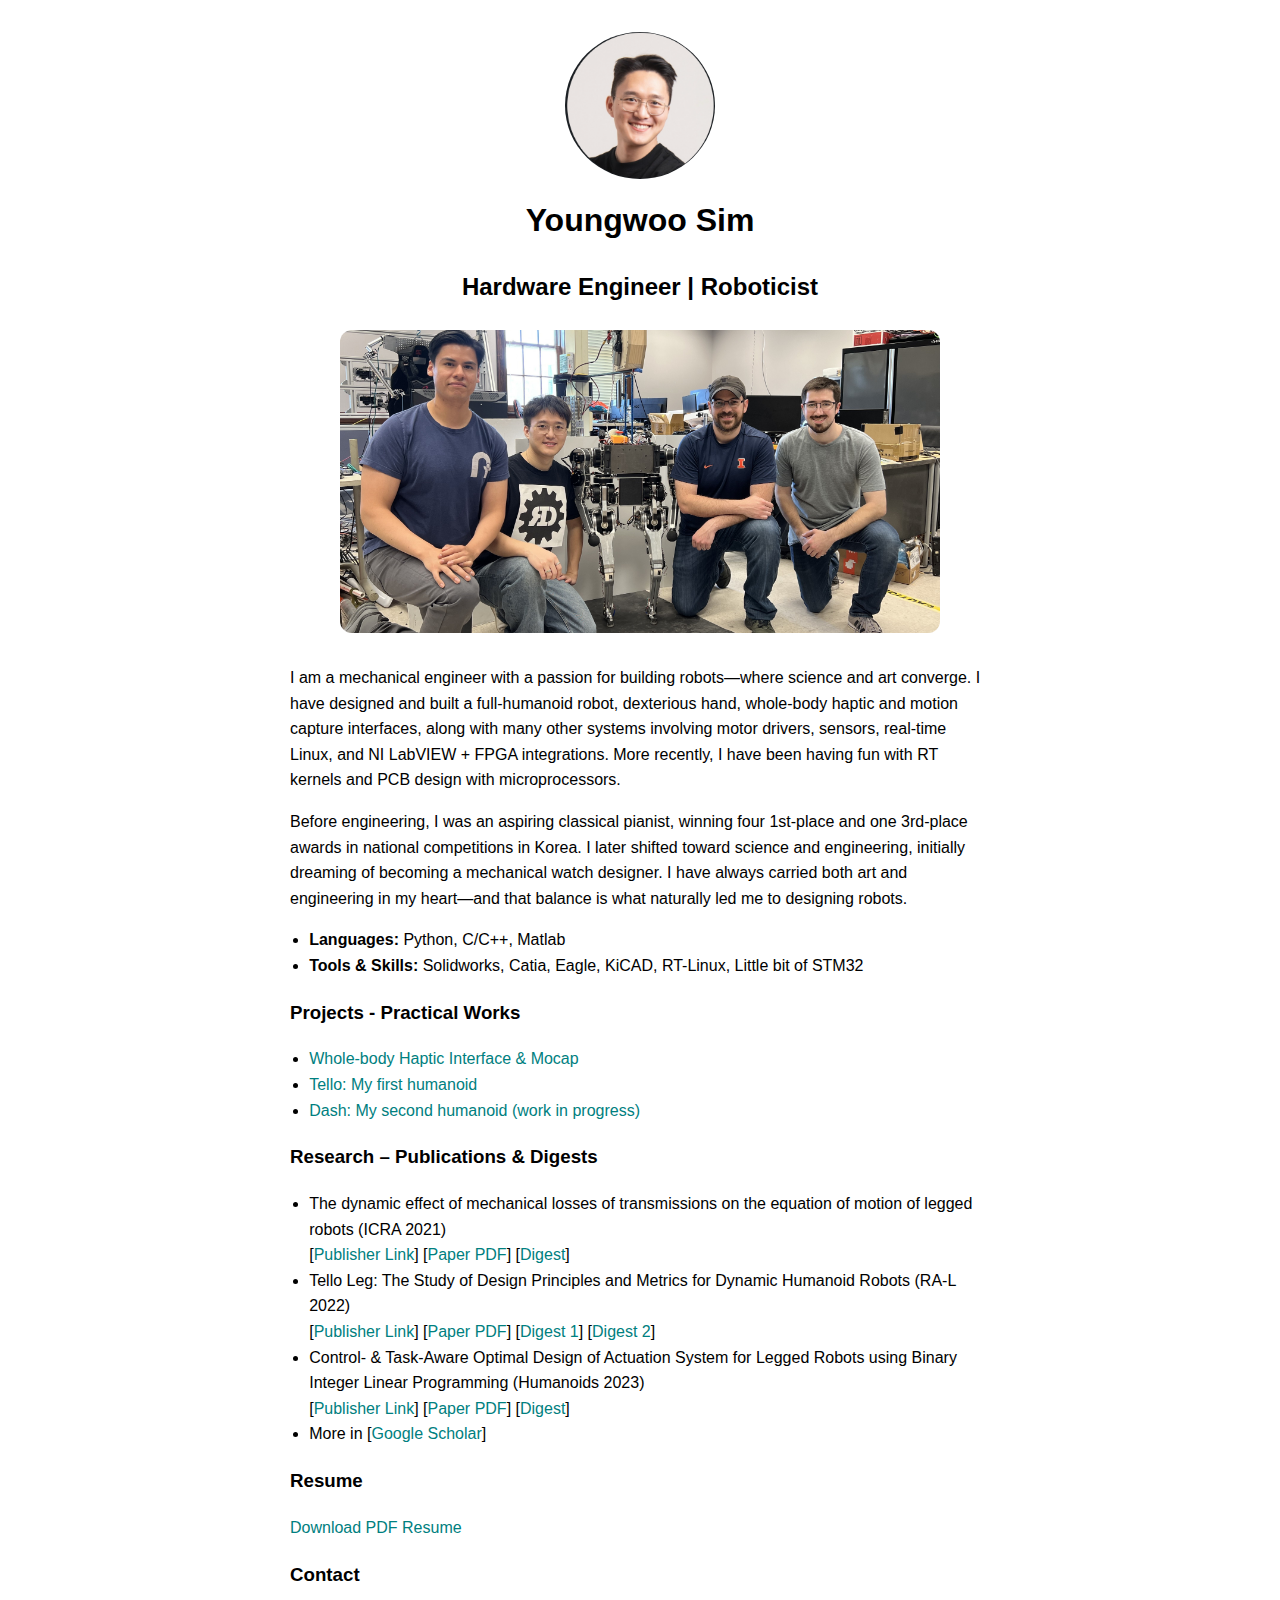
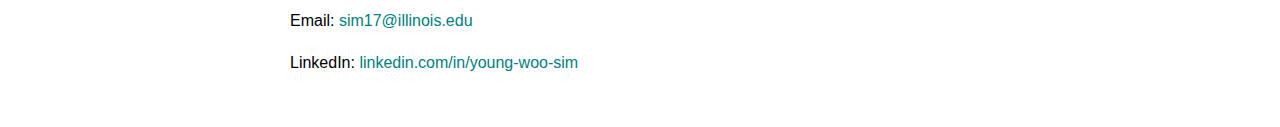
<file: index.html>
<!DOCTYPE html>
<html lang="en">
<head>
  <meta charset="UTF-8">
  <title>Youngwoo Sim</title>
  <meta name="viewport" content="width=device-width, initial-scale=1">
  <style>
    body {
      max-width: 700px;
      margin: auto;
      font-family: sans-serif;
      line-height: 1.6;
      padding: 2em;
    }
    img.headshot {
      width: 150px;
      border-radius: 50%;
      display: block;
      margin: 0 auto 1em;
    }
    h1, h2 {
      text-align: center;
      margin-top: 0;
    }
    .section {
      margin-bottom: 1.2em;
    }
    ul {
      padding-left: 1.2em;
    }
    a {
      color: teal;
      text-decoration: none;
    }
  </style>
</head>
<body>

  <img src="assets/img/face_image.png" alt="Youngwoo Sim" class="headshot">
  <h1>Youngwoo Sim</h1>
  <h2>Hardware Engineer | Roboticist</h2>

  <!-- Banner-style image -->
<div style="text-align: center; margin: 1.5em 0;">
  <img src="assets/img/lab_group_cropped.jpg" alt="Lab Group" style="width: 100%; max-width: 600px; border-radius: 12px;">
</div>

  <div class="section">
    <p class="about-intro">
      I am a mechanical engineer with a passion for building robots—where science and art converge.
      I have designed and built a full-humanoid robot, dexterious hand, whole-body haptic and motion capture interfaces, along with many other systems involving motor drivers, sensors, real-time Linux, and NI LabVIEW + FPGA integrations.
      More recently, I have been having fun with RT kernels and PCB design with microprocessors.
    </p>

    <p class="about-intro">
      Before engineering, I was an aspiring classical pianist, winning four 1st-place and one 3rd-place awards in national competitions in Korea. I later shifted toward science and engineering, initially dreaming of becoming a mechanical watch designer.         
      I have always carried both art and engineering in my heart—and that balance is what naturally led me to designing robots.        
    </p>
    <p class="about-intro">
      <ul>
        <li><b>Languages:</b> Python, C/C++, Matlab</li>
        <li><b>Tools & Skills:</b> Solidworks, Catia, Eagle, KiCAD, RT-Linux, Little bit of STM32</li>
      </ul>
      
    </p>  
  </div>

  <div class="section">
    <h3>Projects - Practical Works</h3>
    <ul>
      <li><a href="https://ywsim.github.io/hmi" target="_blank">Whole-body Haptic Interface & Mocap</a></li>
      <li><a href="https://ywsim.github.io/tello" target="_blank">Tello: My first humanoid</a></li>
      <li><a href="https://ywsim.github.io/dash" target="_blank">Dash: My second humanoid (work in progress)</a></li>
    </ul>
  </div>

  <div class="section">
    <h3>Research – Publications & Digests</h3>
    <ul>
      <li>
        The dynamic effect of mechanical losses of transmissions on the equation of motion of legged robots (ICRA 2021)  <br>
        [<a href="https://ieeexplore.ieee.org/abstract/document/9561739?casa_token=NmmJSECWDLoAAAAA:jjTHoa7nWpK5QStg9xQblAgUhiDEO1dLg2m2maQUc1owGNJpO47c0aZJZcnkelVuN75M9jinhA" target="_blank">Publisher Link</a>] 
        [<a href="https://drive.google.com/file/d/1D-QlG_p_8iXvdsabhxOgUzVtKZOJ17Fz/view?usp=sharing" target="_blank">Paper PDF</a>] 
        [<a href="https://docs.google.com/presentation/d/1LvFnBCBjI0AX30t3ST6o9mQ0AQ_Gaxyp/edit?usp=sharing&ouid=108048519515603665485&rtpof=true&sd=true" target="_blank">Digest</a>]
      </li>
      <li>
        Tello Leg: The Study of Design Principles and Metrics for Dynamic Humanoid Robots (RA-L 2022)  <br>
        [<a href="https://ieeexplore.ieee.org/abstract/document/9813569" target="_blank">Publisher Link</a>] 
        [<a href="https://drive.google.com/file/d/160xLjjUKkSfFJxMaYcIJb_NZOw3yrAHS/view?usp=sharing" target="_blank">Paper PDF</a>] 
        [<a href="https://docs.google.com/presentation/d/19RLRQ_9LbfB5dF0WmzseCQrYhBIwbmjO/edit?usp=sharing&ouid=108048519515603665485&rtpof=true&sd=true" target="_blank">Digest 1</a>]
        [<a href="https://docs.google.com/presentation/d/1Bk5mk6x9IztNL2l84806CUh0PN2eMlPg/edit?usp=sharing&ouid=108048519515603665485&rtpof=true&sd=true" target="_blank">Digest 2</a>]
      </li>
      <li>
        Control- & Task-Aware Optimal Design of Actuation System for Legged Robots using Binary Integer Linear Programming (Humanoids 2023)  <br>
        [<a href="https://ieeexplore.ieee.org/abstract/document/10375188?casa_token=OvvAT9CM0NgAAAAA:3jBkiJQwaYw9-sRXwsrM0238maIkd5JN0xfP67AOthfvbColG5kzwmayJXJ78SSzDSsNpPh8aw" target="_blank">Publisher Link</a>] 
        [<a href="https://drive.google.com/file/d/1DBDnNT1mkFc_WGzRfhWXnFikPa693Hx_/view?usp=sharing" target="_blank">Paper PDF</a>] 
        [<a href="https://docs.google.com/presentation/d/1kW9zbiJWkfCoa7mMxsAjsgYvSSw21HgR/edit?usp=sharing&ouid=108048519515603665485&rtpof=true&sd=true" target="_blank">Digest</a>]
      </li>
      <li> 
        More in [<a href="https://scholar.google.co.kr/citations?user=dVswVTEAAAAJ&hl=en" target = "_blank">Google Scholar</a>]
      </li>
    </ul>
  </div>


  <div class="section">
    <h3>Resume</h3>
    <p><a href="https://drive.google.com/file/d/14m_5xmupjXMN5py0j7YFF3c1iUqzQtoR/view?usp=sharing" target="_blank">Download PDF Resume</a></p>
  </div>

  <div class="section">
    <h3>Contact</h3>
    <p>Email: <a href="mailto:sim17@illinois.edu">sim17@illinois.edu</a></p>
    <p>LinkedIn: <a href="https://linkedin.com/in/young-woo-sim" target="_blank">linkedin.com/in/young-woo-sim</a></p>
  </div>

</body>
</html>
</file>
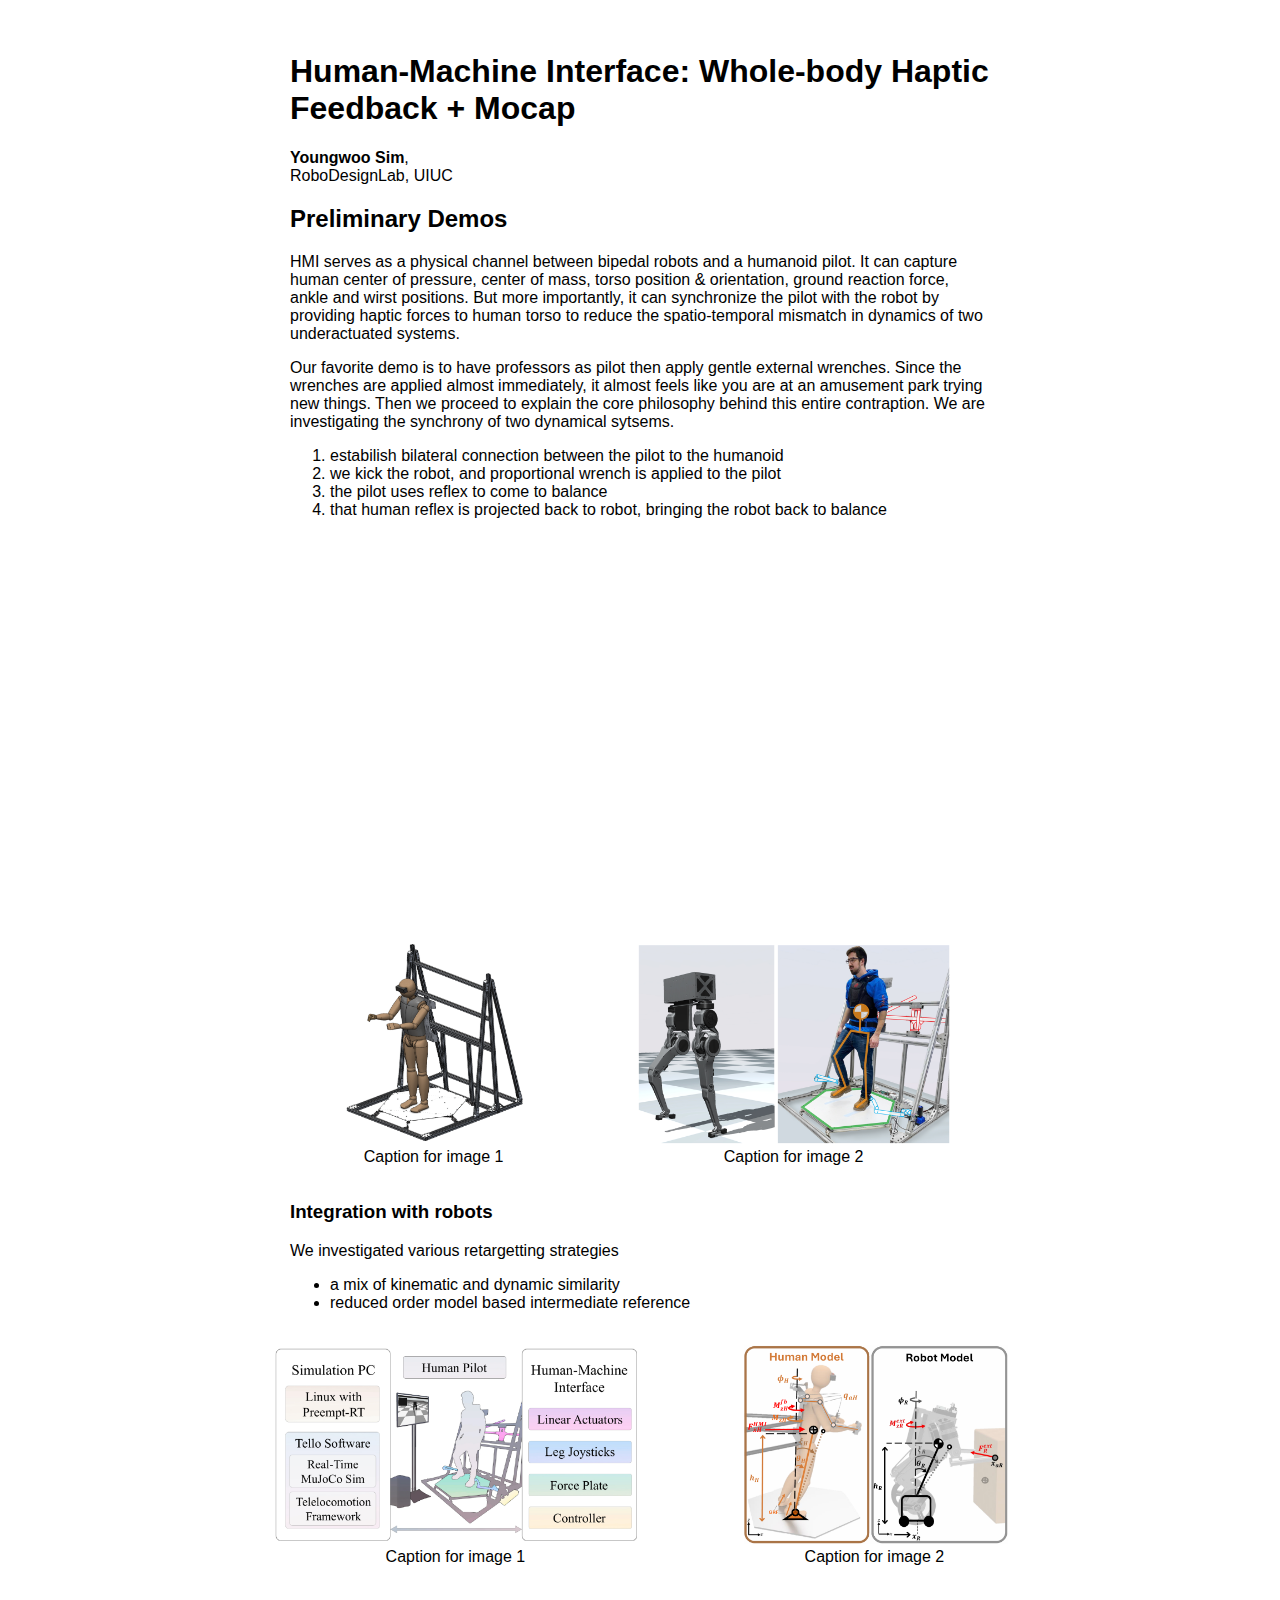
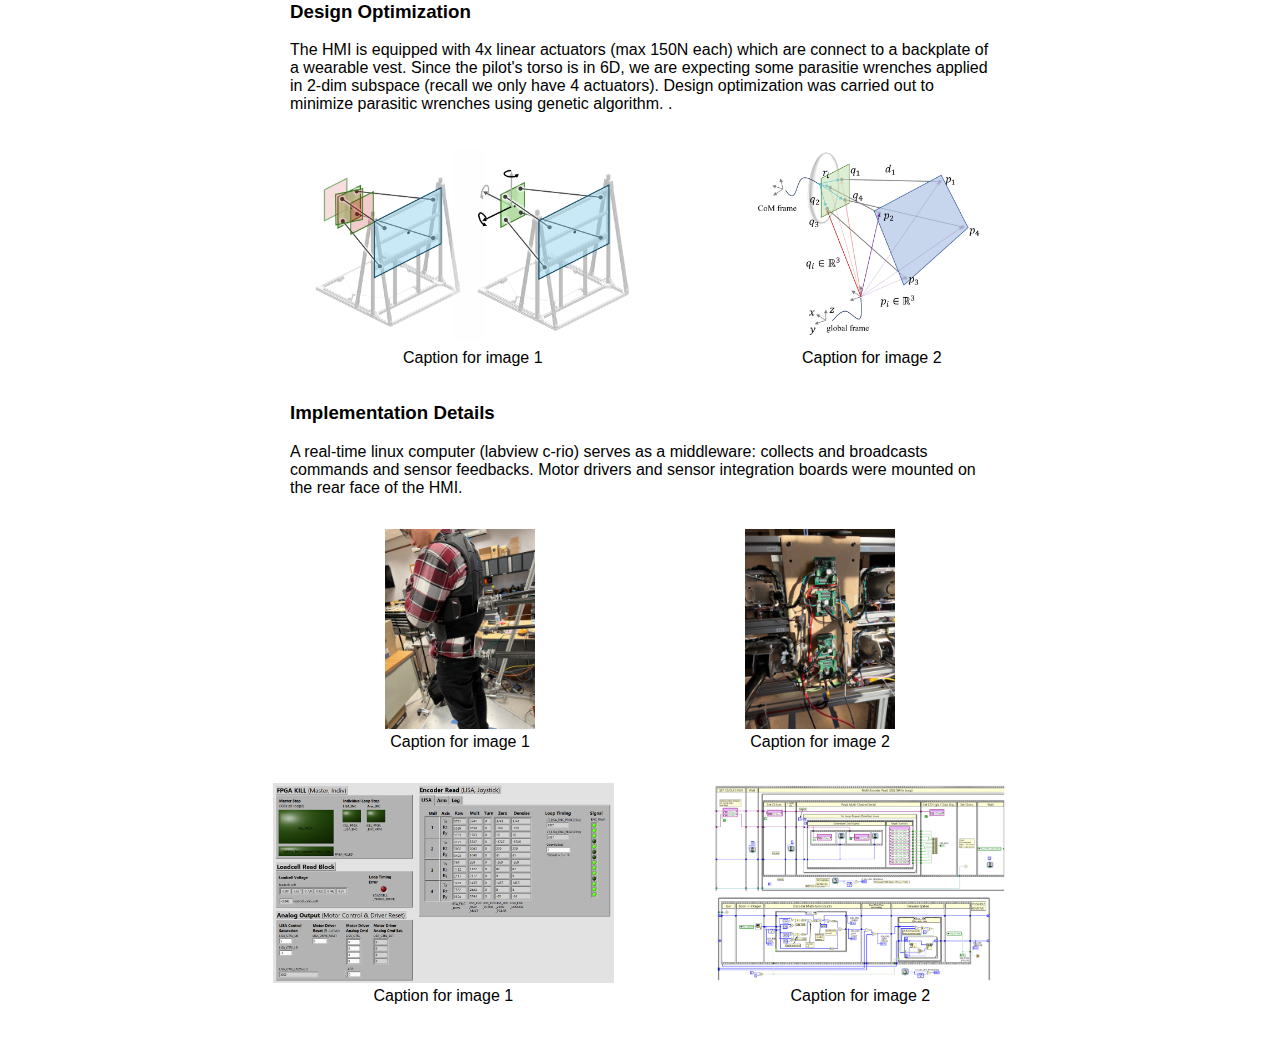
<file: hmi/index.html>
<!DOCTYPE html>
<html>
  <head>
    <meta charset="UTF-8">
    <title>Youngwoo Sim | HMI</title>
  </head>
  <body style="max-width: 700px; margin: auto; font-family: sans-serif; padding: 2em;">
    <h1>Human-Machine Interface: Whole-body Haptic Feedback + Mocap</h1>
    <p><strong>Youngwoo Sim</strong>, <br>RoboDesignLab, UIUC</p>
    <!-- <img src="teaser.png" alt="Teaser image" style="width:100%; margin: 1em 0;"> -->
    
    <h2>Preliminary Demos</h2>
    <p>HMI serves as a physical channel between bipedal robots and a humanoid pilot. It can capture human center of pressure, center of mass, torso position & orientation, ground reaction force, ankle and wirst positions. But more importantly, it can synchronize the pilot with the robot by providing haptic forces to human torso to reduce the spatio-temporal mismatch in dynamics of two underactuated systems.</p>
    <p>Our favorite demo is to have professors as pilot then apply gentle external wrenches. Since the wrenches are applied almost immediately, it almost feels like you are at an amusement park trying new things. 
      Then we proceed to explain the core philosophy behind this entire contraption. 
      We are investigating the synchrony of two dynamical sytsems. 
      <ol>
        <li>estabilish bilateral connection between the pilot to the humanoid</li>
        <li>we kick the robot, and proportional wrench is applied to the pilot</li>
        <li>the pilot uses reflex to come to balance</li>
        <li>that human reflex is projected back to robot, bringing the robot back to balance</li>
      </ol>
    </p>
    <div style="display: flex; gap: 20px; flex-wrap: wrap; justify-content: center;">
      <div style="flex: 1 1 45%; max-width: 45%; position: relative; padding-bottom: 56.25%; height: 0;">
        <iframe
          src="https://www.youtube.com/embed/njZ3YXYKAYE"
          frameborder="0"
          allowfullscreen
          style="position: absolute; top: 0; left: 0; width: 100%; height: 100%;">
        </iframe>
      </div>
      <div style="flex: 1 1 45%; max-width: 45%; position: relative; padding-bottom: 56.25%; height: 0;">
        <iframe
          src="https://www.youtube.com/embed/k6y27xFnNJA"
          frameborder="0"
          allowfullscreen
          style="position: absolute; top: 0; left: 0; width: 100%; height: 100%;">
        </iframe>
      </div>
    </div>

    <div style="display: flex; gap: 20px; justify-content: center; align-items: flex-start;">
      <figure style="flex: 1; text-align: center;">
        <img src="img/hmi_overview_1.png" alt="Image 1" style="height: 200px;">
        <figcaption>Caption for image 1</figcaption>
      </figure>
      <figure style="flex: 1; text-align: center;">
        <img src="img/hmi_overview_2.png" alt="Image 2" style="height: 200px;">
        <figcaption>Caption for image 2</figcaption>
      </figure>
    </div>

    <h3>Integration with robots</h3>
    <p>We investigated various retargetting strategies 
      <ul>
        <li>a mix of kinematic and dynamic similarity</li>
        <li>reduced order model based intermediate reference </li>
      </ul>
    </p>
    <div style="display: flex; gap: 20px; justify-content: center; align-items: flex-start;">
      <figure style="flex: 1; text-align: center;">
        <img src="img/hmi_system_1.png" alt="Image 1" style="height: 200px;">
        <figcaption>Caption for image 1</figcaption>
      </figure>
      <figure style="flex: 1; text-align: center;">
        <img src="img/hmi_system_2.png" alt="Image 2" style="height: 200px;">
        <figcaption>Caption for image 2</figcaption>
      </figure>
    </div>

    <h3>Design Optimization</h3>
    <p>The HMI is equipped with 4x linear actuators (max 150N each) which are connect to a backplate of a wearable vest. Since the pilot's torso is in 6D, we are expecting some parasitie wrenches applied in 2-dim subspace (recall we only have 4 actuators). Design optimization was carried out to minimize parasitic wrenches using genetic algorithm. 
    .</p>
    <div style="display: flex; gap: 20px; justify-content: center; align-items: flex-start;">
      <figure style="flex: 1; text-align: center;">
        <img src="img/hmi_design_1.png" alt="Image 1" style="height: 200px;">
        <figcaption>Caption for image 1</figcaption>
      </figure>
      <figure style="flex: 1; text-align: center;">
        <img src="img/hmi_design_2.png" alt="Image 2" style="height: 200px;">
        <figcaption>Caption for image 2</figcaption>
      </figure>
    </div>

    <h3>Implementation Details</h3>
    <p>A real-time linux computer (labview c-rio) serves as a middleware: collects and broadcasts commands and sensor feedbacks. Motor drivers and sensor integration boards were mounted on the rear face of the HMI.</p>
    <div style="display: flex; gap: 20px; justify-content: center; align-items: flex-start;">
      <figure style="flex: 1; text-align: center;">
        <img src="img/hmi_vest.jpg" alt="Image 1" style="height: 200px;">
        <figcaption>Caption for image 1</figcaption>
      </figure>
      <figure style="flex: 1; text-align: center;">
        <img src="img/hmi_electronics.jpg" alt="Image 2" style="height: 200px;">
        <figcaption>Caption for image 2</figcaption>
      </figure>
    </div>

    <div style="display: flex; gap: 20px; justify-content: center; align-items: flex-start;">
      <figure style="flex: 1; text-align: center;">
        <img src="img/hmi_rt_front.png" alt="Image 1" style="height: 200px;">
        <figcaption>Caption for image 1</figcaption>
      </figure>
      <figure style="flex: 1; text-align: center;">
        <img src="img/hmi_rt_back.png" alt="Image 2" style="height: 200px;">
        <figcaption>Caption for image 2</figcaption>
      </figure>
    </div>

  </body>
</html>
</file>
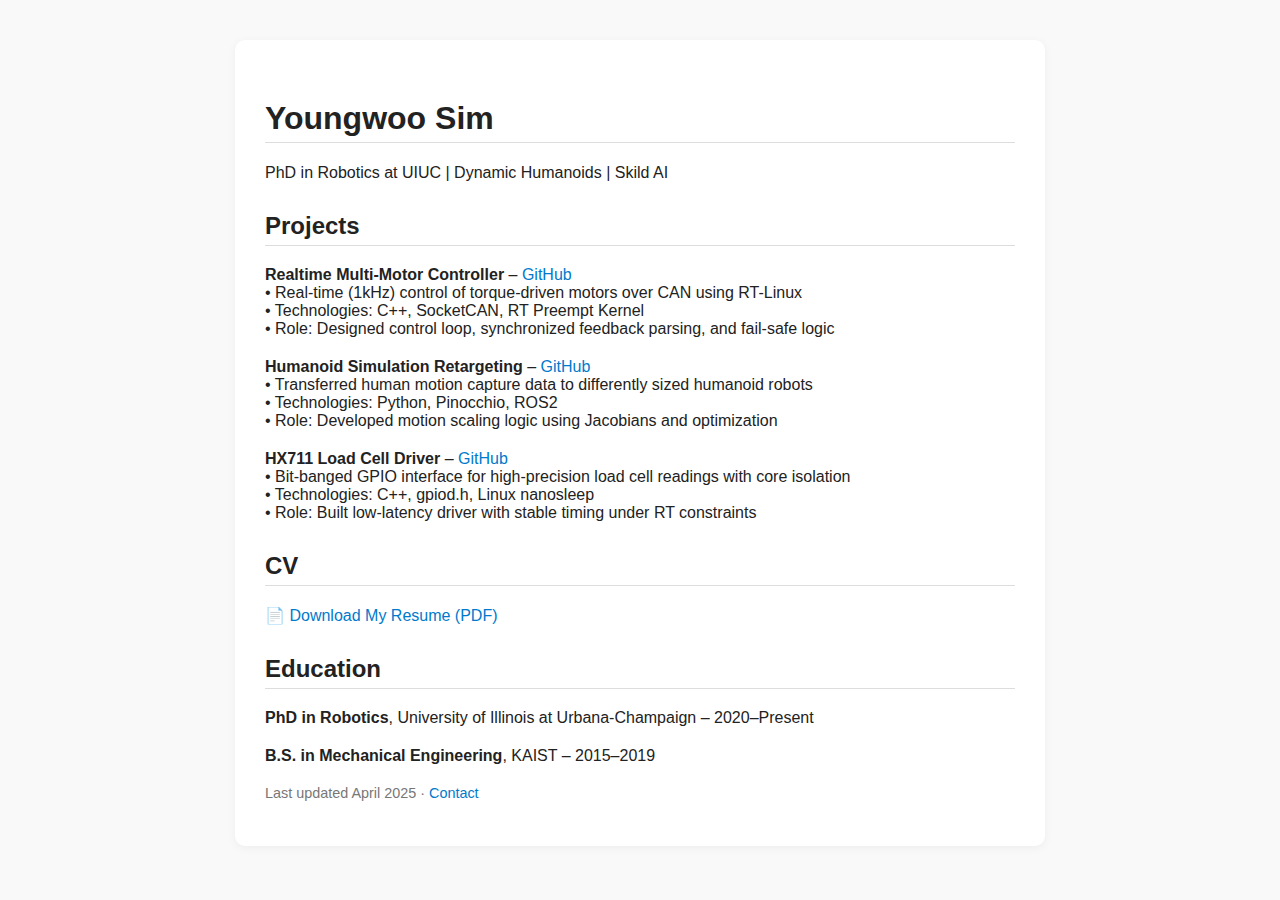
<file: old/index.html>
<!DOCTYPE html>
<html lang="en">
<head>
  <meta charset="UTF-8">
  <meta name="viewport" content="width=device-width, initial-scale=1">
  <title>Youngwoo Sim – Robotics CV</title>
  <link rel="stylesheet" href="style.css">
</head>
<body>
  <div class="container">
    <h1>Youngwoo Sim</h1>
    <p>PhD in Robotics at UIUC | Dynamic Humanoids | Skild AI</p>

    <section>
      <h2>Projects</h2>
      <ul>
        <li>
          <strong>Realtime Multi-Motor Controller</strong> –
          <a href="https://github.com/yourusername/realtime-motor-control" target="_blank">GitHub</a><br>
          • Real-time (1kHz) control of torque-driven motors over CAN using RT-Linux<br>
          • Technologies: C++, SocketCAN, RT Preempt Kernel<br>
          • Role: Designed control loop, synchronized feedback parsing, and fail-safe logic
        </li>
        <li>
          <strong>Humanoid Simulation Retargeting</strong> –
          <a href="https://github.com/yourusername/humanoid-retarget" target="_blank">GitHub</a><br>
          • Transferred human motion capture data to differently sized humanoid robots<br>
          • Technologies: Python, Pinocchio, ROS2<br>
          • Role: Developed motion scaling logic using Jacobians and optimization
        </li>
        <li>
          <strong>HX711 Load Cell Driver</strong> –
          <a href="https://github.com/yourusername/hx711-linux" target="_blank">GitHub</a><br>
          • Bit-banged GPIO interface for high-precision load cell readings with core isolation<br>
          • Technologies: C++, gpiod.h, Linux nanosleep<br>
          • Role: Built low-latency driver with stable timing under RT constraints
        </li>
      </ul>
    </section>

    <section>
      <h2>CV</h2>
      <p><a href="resume.pdf" target="_blank">📄 Download My Resume (PDF)</a></p>
    </section>

    <section>
      <h2>Education</h2>
      <ul>
        <li><strong>PhD in Robotics</strong>, University of Illinois at Urbana-Champaign – 2020–Present</li>
        <li><strong>B.S. in Mechanical Engineering</strong>, KAIST – 2015–2019</li>
      </ul>
    </section>

    <footer>
      <p style="font-size: 0.9em; color: #777;">Last updated April 2025 · 
      <a href="mailto:youngwoo@skild.ai">Contact</a></p>
    </footer>
  </div>
</body>
</html>
</file>
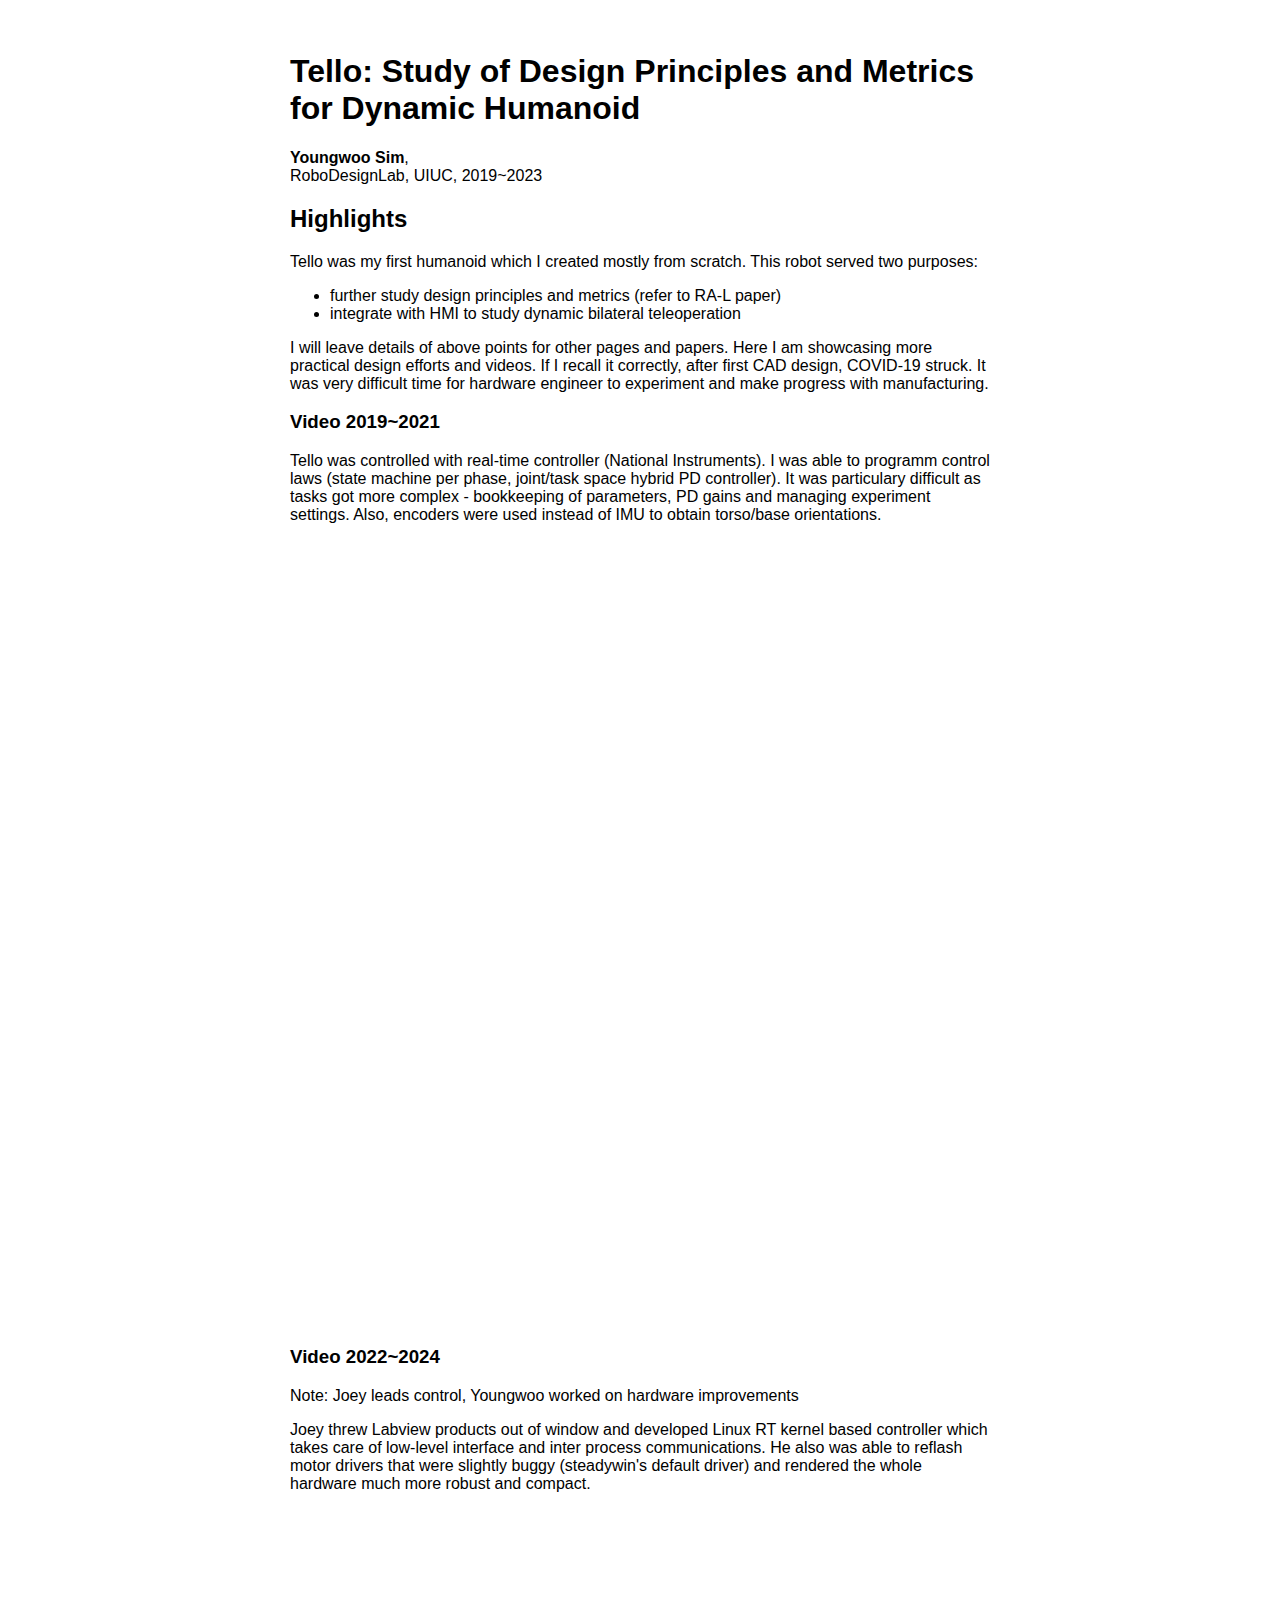
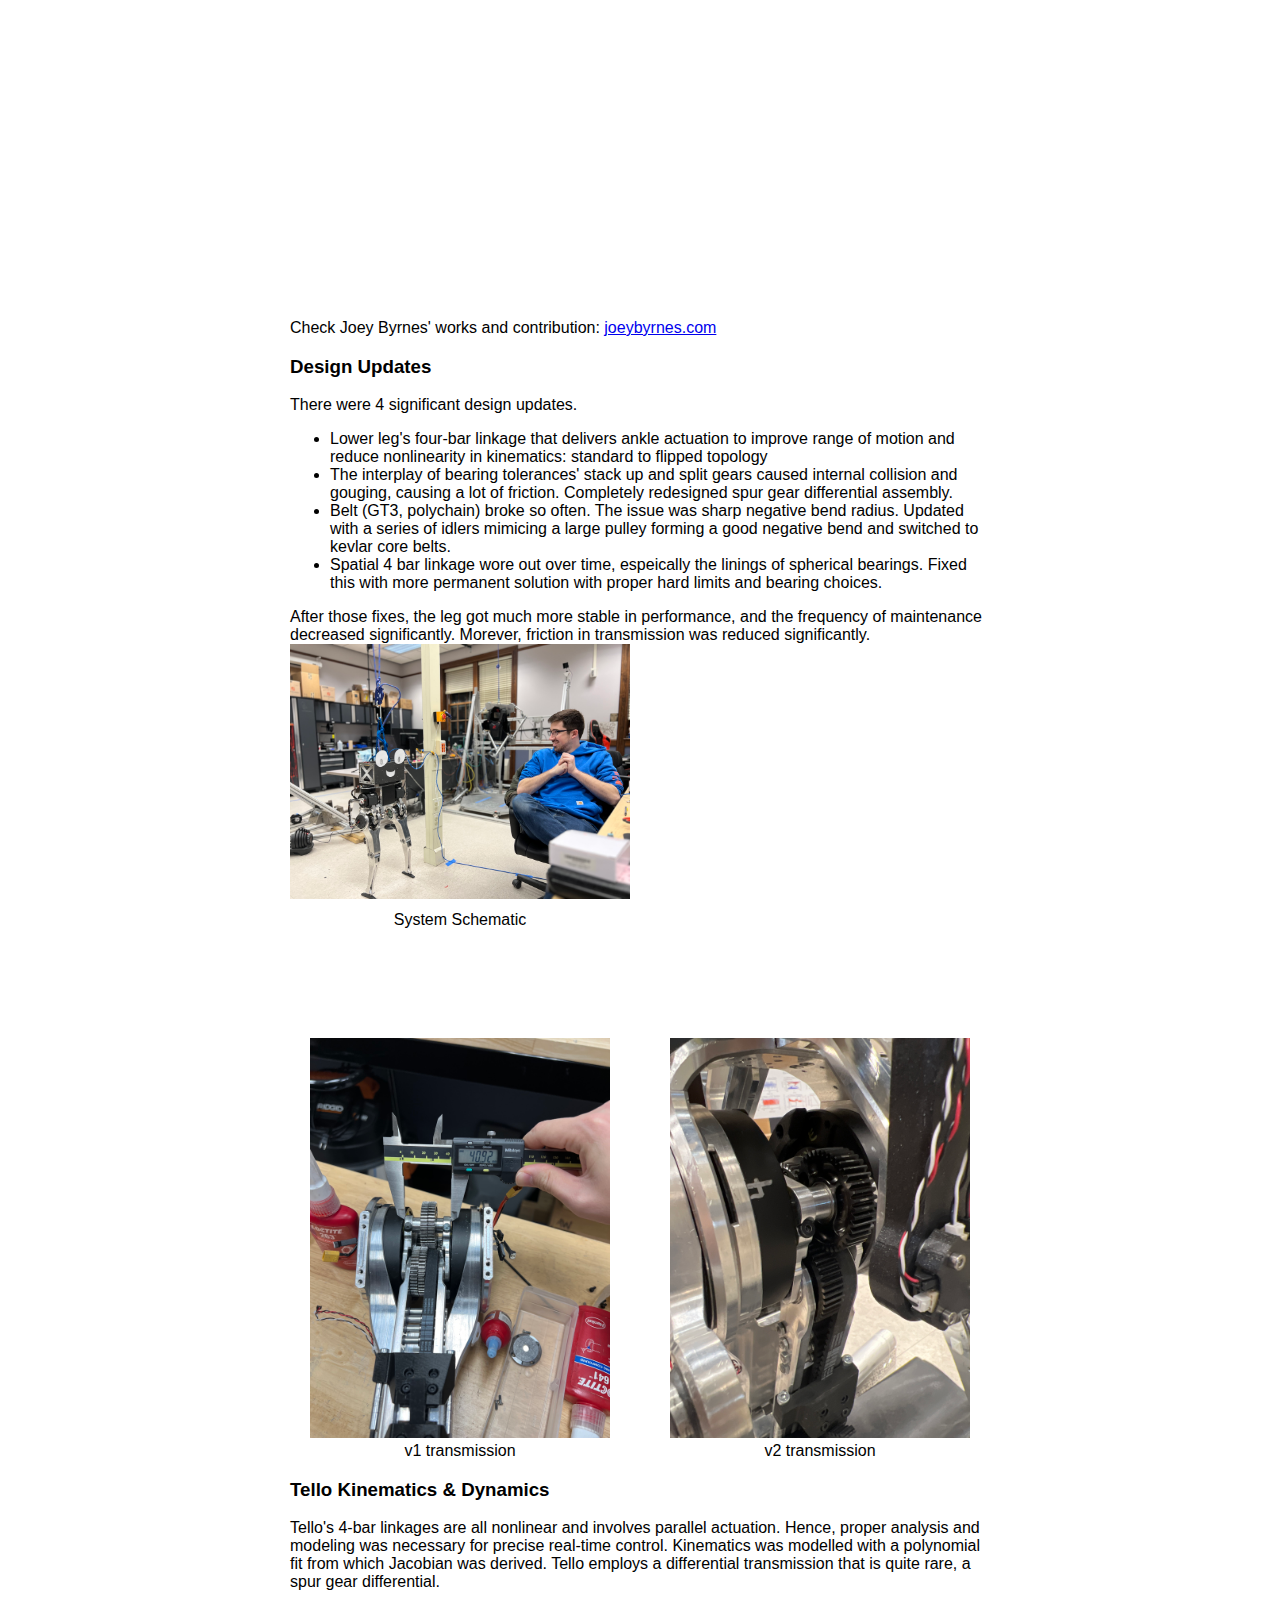
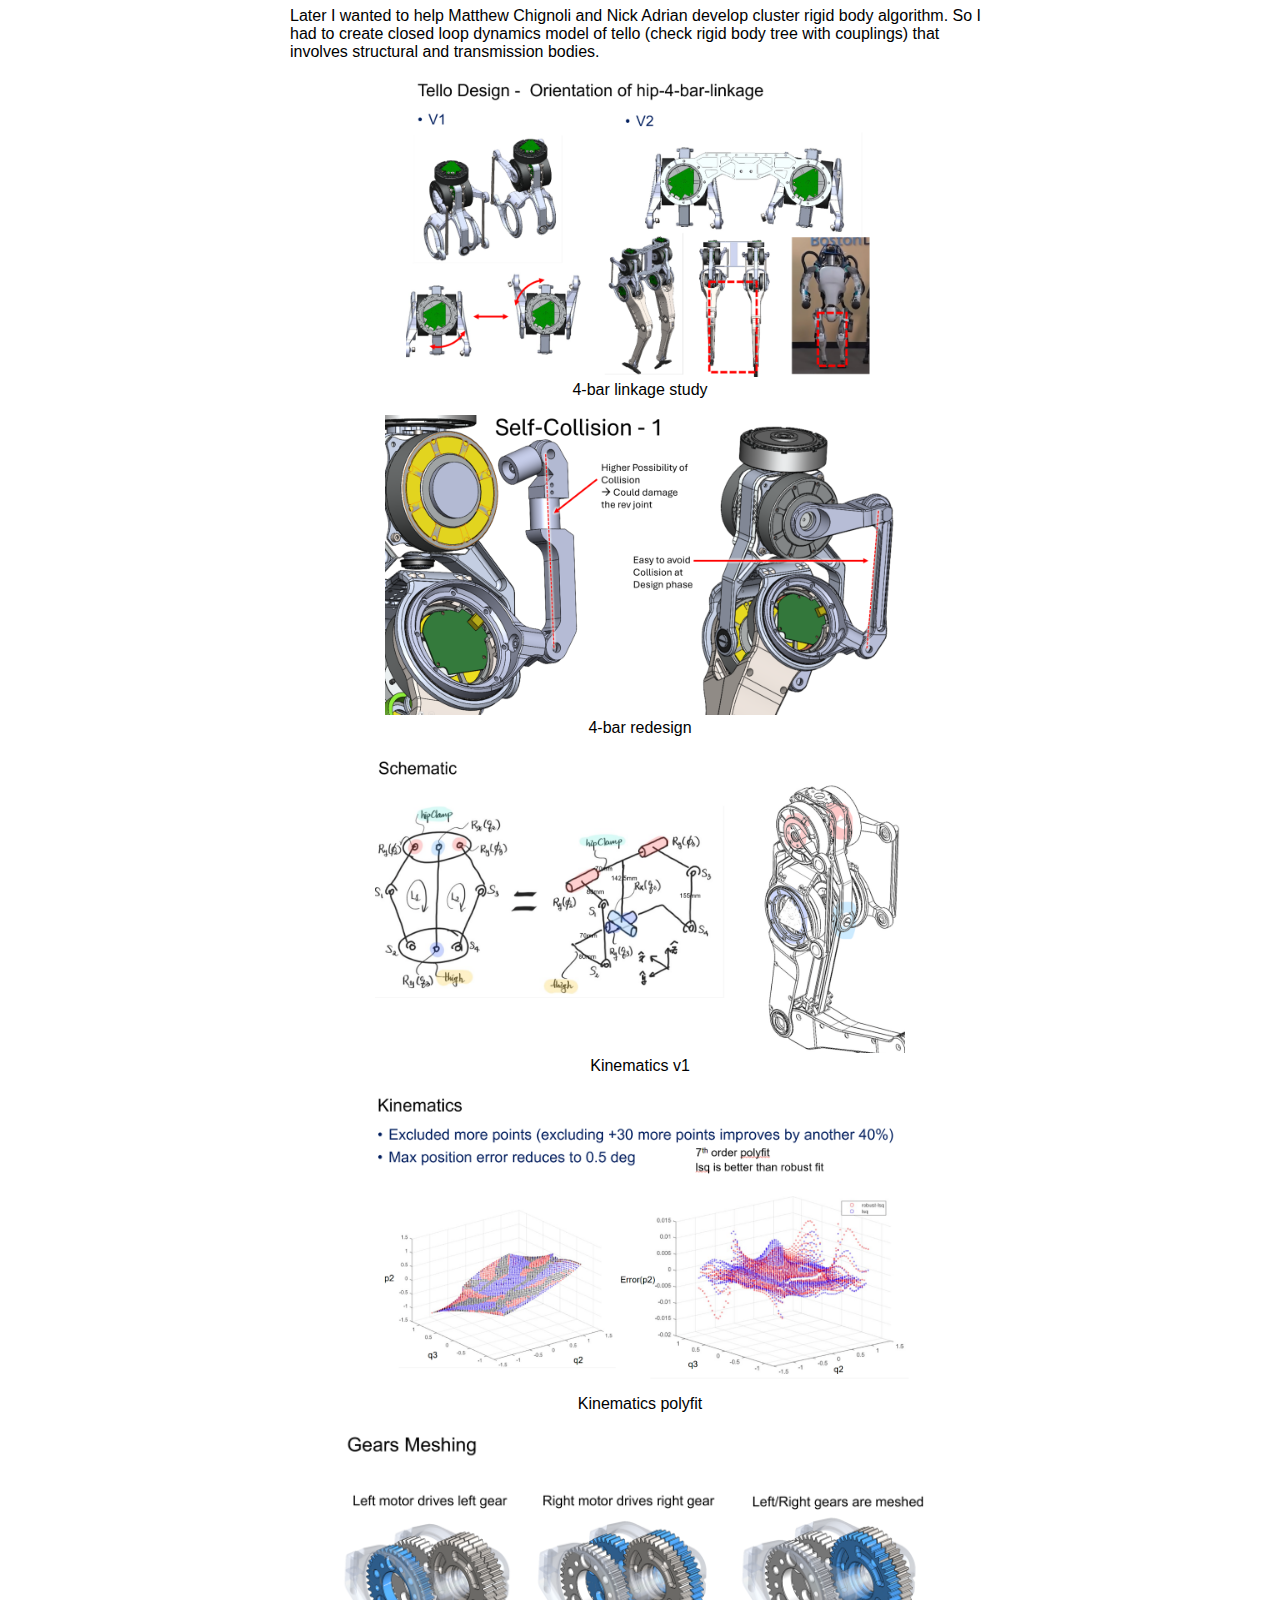
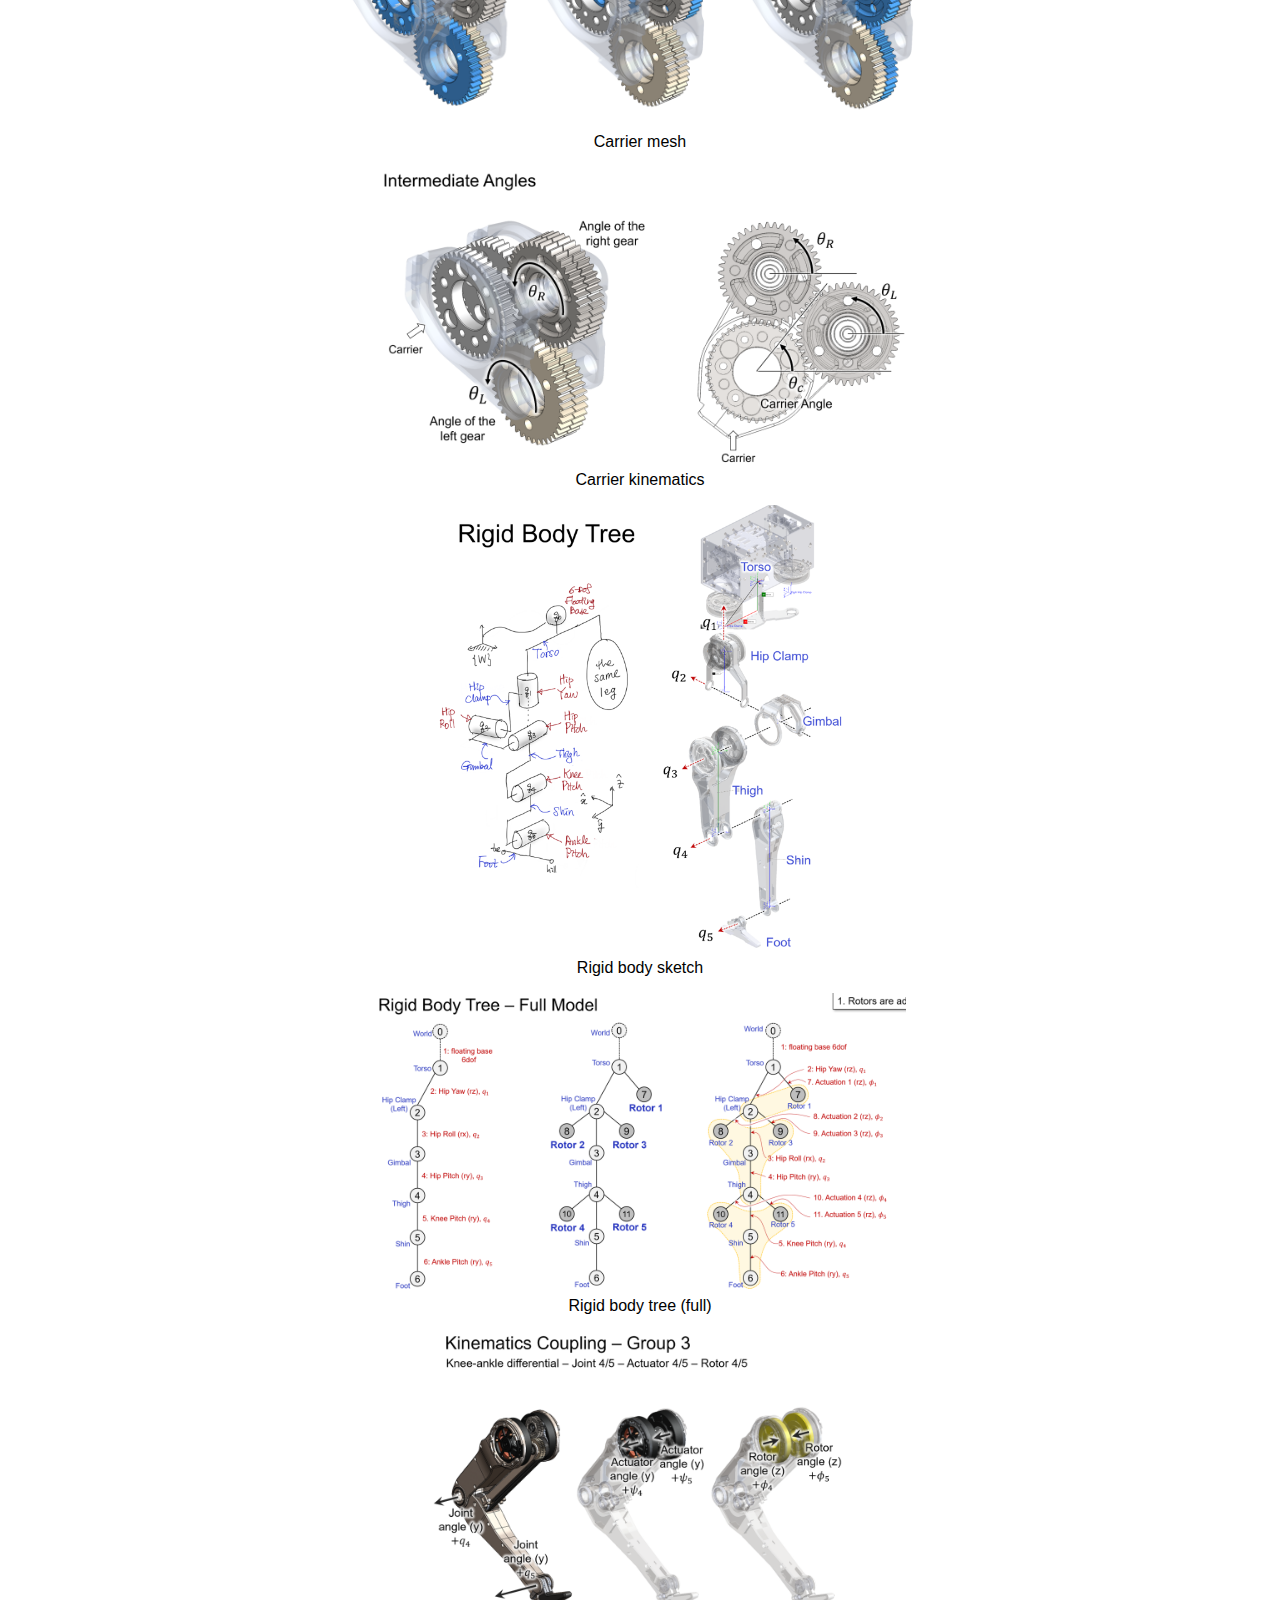
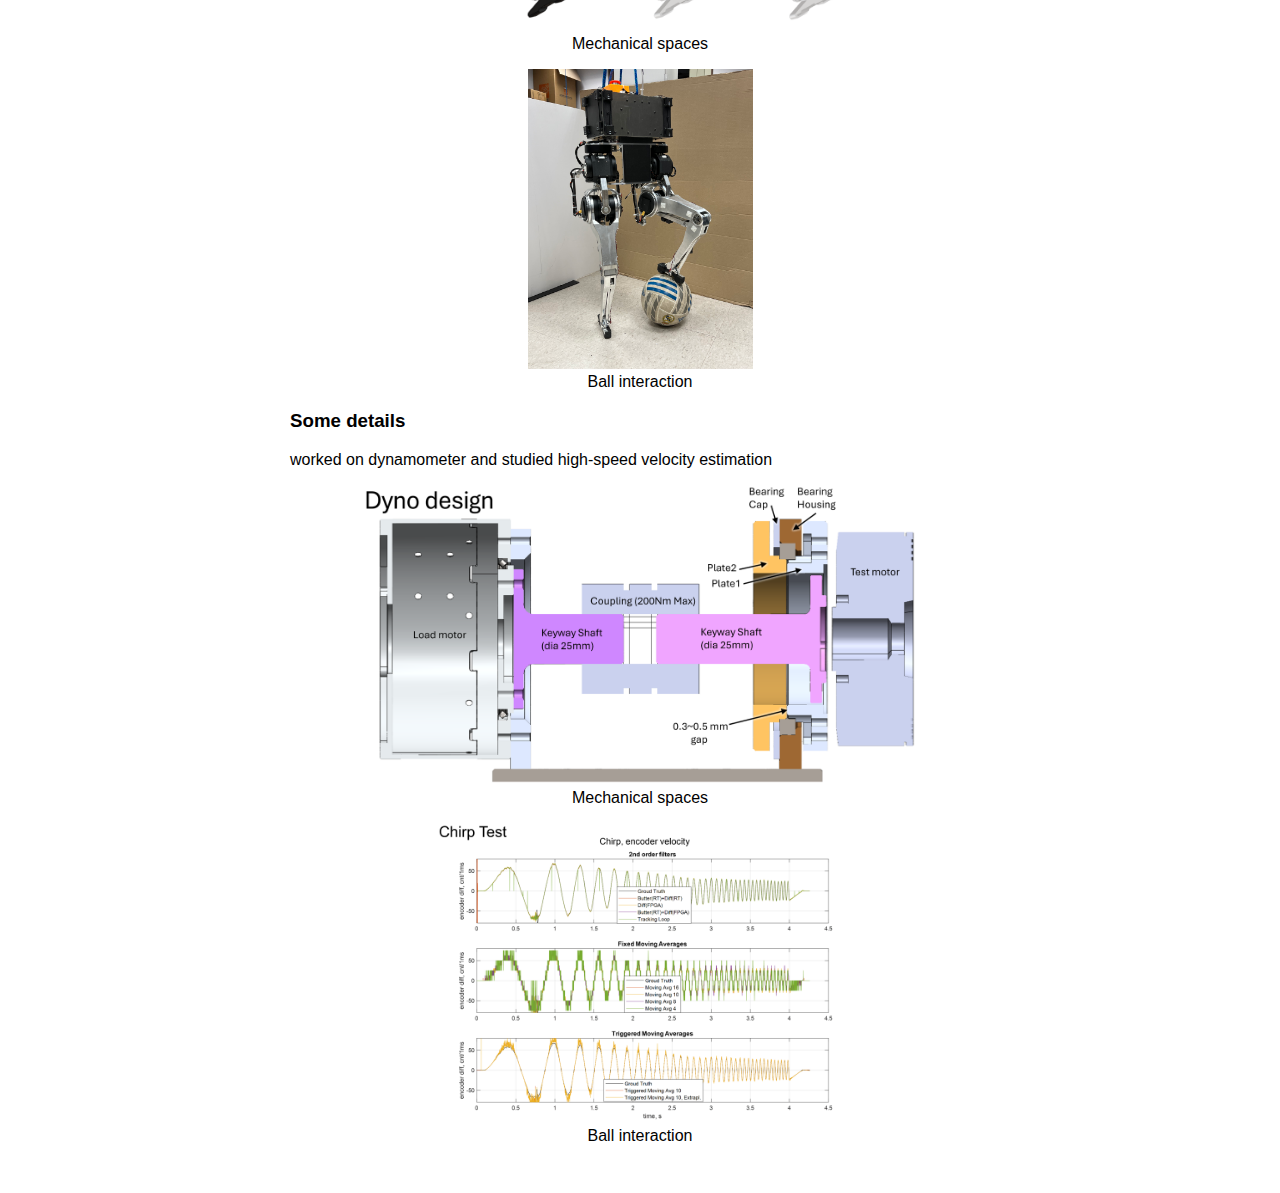
<file: tello/index.html>
<!DOCTYPE html>
<html>
  <head>
    <meta charset="UTF-8">
    <title>Youngwoo Sim | Tello</title>
  </head>
  <body style="max-width: 700px; margin: auto; font-family: sans-serif; padding: 2em;">
    <h1>Tello: Study of Design Principles and Metrics for Dynamic Humanoid</h1>
    <p><strong>Youngwoo Sim</strong>, <br>RoboDesignLab, UIUC, 2019~2023</p>
    <!-- <img src="teaser.png" alt="Teaser image" style="width:100%; margin: 1em 0;"> -->
    
    <h2>Highlights</h2>
    <p>Tello was my first humanoid which I created mostly from scratch. This robot served two purposes:
    <ul>
      <li> further study design principles and metrics (refer to RA-L paper)</li>
      <li> integrate with HMI to study dynamic bilateral teleoperation</li>
    </ul>
    I will leave details of above points for other pages and papers. Here I am showcasing more practical design efforts and videos. 
    If I recall it correctly, after first CAD design, COVID-19 struck. It was very difficult time for hardware engineer to experiment and make progress with manufacturing. 
    </p>

    <h3> Video 2019~2021</h3>
    <p> Tello was controlled with real-time controller (National Instruments). I was able to programm control laws (state machine per phase, joint/task space hybrid PD controller). 
    It was particulary difficult as tasks got more complex - bookkeeping of parameters, PD gains and managing experiment settings. Also, encoders were used instead of IMU to obtain torso/base orientations.  
    </p>
    <div style="display: flex; gap: 20px; flex-wrap: wrap; justify-content: center;">
      <div style="flex: 1 1 45%; max-width: 45%; position: relative; padding-bottom: 56.25%; height: 0;">
        <iframe
          src="https://www.youtube.com/embed/O7yeR-NHICk"
          frameborder="0"
          allowfullscreen
          style="position: absolute; top: 0; left: 0; width: 100%; height: 100%;">
        </iframe>
      </div>
      <div style="flex: 1 1 45%; max-width: 45%; position: relative; padding-bottom: 56.25%; height: 0;">
        <iframe
          src="https://www.youtube.com/embed/zmc70OphB38"
          frameborder="0"
          allowfullscreen
          style="position: absolute; top: 0; left: 0; width: 100%; height: 100%;">
        </iframe>
      </div>
    </div>

    <div style="display: flex; gap: 20px; flex-wrap: wrap; justify-content: center;">
        <div style="flex: 1 1 45%; max-width: 45%; position: relative; padding-bottom: 56.25%; height: 0;">
          <iframe
            src="https://www.youtube.com/embed/XQqZqdfv9jA"
            frameborder="0"
            allowfullscreen
            style="position: absolute; top: 0; left: 0; width: 100%; height: 100%;">
          </iframe>
        </div>
        <div style="flex: 1 1 45%; max-width: 45%; position: relative; padding-bottom: 56.25%; height: 0;">
          <iframe
            src="https://www.youtube.com/embed/mn8tCtYHzHI"
            frameborder="0"
            allowfullscreen
            style="position: absolute; top: 0; left: 0; width: 100%; height: 100%;">
          </iframe>
        </div>
      </div>

    <h3> Video 2022~2024 </h3>
    <p>Note: Joey leads control, Youngwoo worked on hardware improvements</p>
    <p> Joey threw Labview products out of window and developed Linux RT kernel based controller which takes care of low-level interface and inter process communications. He also was able to reflash motor drivers that were slightly buggy (steadywin's default driver) and rendered the whole hardware much more robust and compact. </p>
    <div style="position: relative; padding-bottom: 56.25%; height: 0; overflow: hidden; max-width: 800px; margin: 0 auto;">
      <iframe
        src="https://www.youtube.com/embed/VUwpl9ZqsnM"
        frameborder="0"
        allow="accelerometer; autoplay; clipboard-write; encrypted-media; gyroscope; picture-in-picture"
        allowfullscreen
        style="position: absolute; top: 0; left: 0; width: 100%; height: 100%;">
      </iframe>
    </div>

    <p>Check Joey Byrnes' works and contribution: <a href="https://www.joeybyrnes.com/" target="_blank">joeybyrnes.com</a></p>

    <h3>Design Updates</h3>
    There were 4 significant design updates. 
    <ul>
      <li> Lower leg's four-bar linkage that delivers ankle actuation to improve range of motion and reduce nonlinearity in kinematics: standard to flipped topology</li>
      <li> The interplay of bearing tolerances' stack up and split gears caused internal collision and gouging, causing a lot of friction. Completely redesigned spur gear differential assembly. </li>
      <li> Belt (GT3, polychain) broke so often. The issue was sharp negative bend radius. Updated with a series of idlers mimicing a large pulley forming a good negative bend and switched to kevlar core belts.</li>
      <li> Spatial 4 bar linkage wore out over time, espeically the linings of spherical bearings. Fixed this with more permanent solution with proper hard limits and bearing choices. </li>
    </ul>
    After those fixes, the leg got much more stable in performance, and the frequency of maintenance decreased significantly. Morever, friction in transmission was reduced significantly. 
    <!-- <h2>System Overview</h2> -->
<div style="display: flex; gap: 20px; flex-wrap: wrap; justify-content: center; align-items: flex-start; max-width: 900px; margin: 0 auto;">

  <!-- Image on the left -->
  <div style="flex: 1; min-width: 300px; text-align: center;">
    <img src="img/tello_fun.jpg" alt="System image" style="width: 100%; height: auto;">
    <p style="margin-top: 0.5em;">System Schematic</p>
  </div>

  <!-- YouTube video on the right -->
  <div style="flex: 1; min-width: 300px; position: relative; padding-bottom: 56.25%; height: 0;">
    <iframe
      src="https://www.youtube.com/embed/XdNQuy40rNU"
      frameborder="0"
      allow="accelerometer; autoplay; clipboard-write; encrypted-media; gyroscope; picture-in-picture"
      allowfullscreen
      style="position: absolute; top: 0; left: 0; width: 100%; height: 100%;">
    </iframe>
  </div>

</div>

<div style="display: flex; gap: 20px; justify-content: center; align-items: flex-start; flex-wrap: wrap;">

  <figure style="flex: 1; text-align: center; margin: 0;">
    <img src="img/tello_transmission_1.jpg" alt="Image 1" style="height: 400px;">
    <figcaption>v1 transmission</figcaption>
  </figure>

  <figure style="flex: 1; text-align: center; margin: 0;">
    <img src="img/tello_transmission_2.JPG" alt="Image 2" style="height: 400px;">
    <figcaption>v2 transmission</figcaption>
  </figure>

</div>

<!-- Single-column layout: One image per row -->

<h3>Tello Kinematics & Dynamics</h3>
<p>Tello's 4-bar linkages are all nonlinear and involves parallel actuation. Hence, proper analysis and modeling was necessary for precise real-time control. Kinematics was modelled with a polynomial fit from which Jacobian was derived. Tello employs a differential transmission that is quite rare, a spur gear differential.</p>
<p>Later I wanted to help Matthew Chignoli and Nick Adrian develop cluster rigid body algorithm. So I had to create closed loop dynamics model of tello (check rigid body tree with couplings) that involves structural and transmission bodies.</p>

<figure style="text-align: center; margin-bottom: 1em;">
  <img src="img/tello_4bar_study.png" alt="Image" style="height: 300px;">
  <figcaption>4-bar linkage study</figcaption>
</figure>

<figure style="text-align: center; margin-bottom: 1em;">
  <img src="img/tello_4bar_redesign.png" alt="Image" style="height: 300px;">
  <figcaption>4-bar redesign</figcaption>
</figure>

<figure style="text-align: center; margin-bottom: 1em;">
  <img src="img/tello_4bar_kinematics.png" alt="Image" style="height: 300px;">
  <figcaption>Kinematics v1</figcaption>
</figure>

<figure style="text-align: center; margin-bottom: 1em;">
  <img src="img/tello_4bar_kinematics_polyfit.png" alt="Image" style="height: 300px;">
  <figcaption>Kinematics polyfit</figcaption>
</figure>

<figure style="text-align: center; margin-bottom: 1em;">
  <img src="img/tello_carrier_mesh.png" alt="Image" style="height: 300px;">
  <figcaption>Carrier mesh</figcaption>
</figure>

<figure style="text-align: center; margin-bottom: 1em;">
  <img src="img/tello_carrier_kinematics.png" alt="Image" style="height: 300px;">
  <figcaption>Carrier kinematics</figcaption>
</figure>

<figure style="text-align: center; margin-bottom: 1em;">
  <img src="img/tello_rigid_body_sketch.png" alt="Image" style="height: 450px;">
  <figcaption>Rigid body sketch</figcaption>
</figure>

<figure style="text-align: center; margin-bottom: 1em;">
  <img src="img/tello_rigid_body_tree_full.png" alt="Image" style="height: 300px;">
  <figcaption>Rigid body tree (full)</figcaption>
</figure>

<figure style="text-align: center; margin-bottom: 1em;">
  <img src="img/tello_mechanical_spaces.png" alt="Image" style="height: 300px;">
  <figcaption>Mechanical spaces</figcaption>
</figure>

<figure style="text-align: center; margin-bottom: 1em;">
  <img src="img/tello_ball.jpg" alt="Image" style="height: 300px;">
  <figcaption>Ball interaction</figcaption>
</figure>

<h3>Some details</h3>
<p>worked on dynamometer and studied high-speed velocity estimation</p>

<figure style="text-align: center; margin-bottom: 1em;">
  <img src="img/dyno_design.png" alt="Image" style="height: 300px;">
  <figcaption>Mechanical spaces</figcaption>
</figure>

<figure style="text-align: center; margin-bottom: 1em;">
  <img src="img/vel_est.png" alt="Image" style="height: 300px;">
  <figcaption>Ball interaction</figcaption>
</figure>


  </body>
</html>
</file>
<file: old/style.css>
body {
    font-family: Arial, sans-serif;
    background-color: #f9f9f9;
    margin: 0;
    padding: 40px;
    color: #222;
  }
  
  .container {
    max-width: 750px;
    margin: auto;
    background: #fff;
    padding: 30px;
    border-radius: 10px;
    box-shadow: 0 2px 10px rgba(0, 0, 0, 0.05);
  }
  
  h1, h2 {
    border-bottom: 1px solid #ddd;
    padding-bottom: 5px;
    margin-top: 30px;
  }
  
  ul {
    list-style-type: none;
    padding-left: 0;
  }
  
  li {
    margin-bottom: 20px;
  }
  
  a {
    color: #007acc;
    text-decoration: none;
  }
  
  a:hover {
    text-decoration: underline;
  }
</file>
